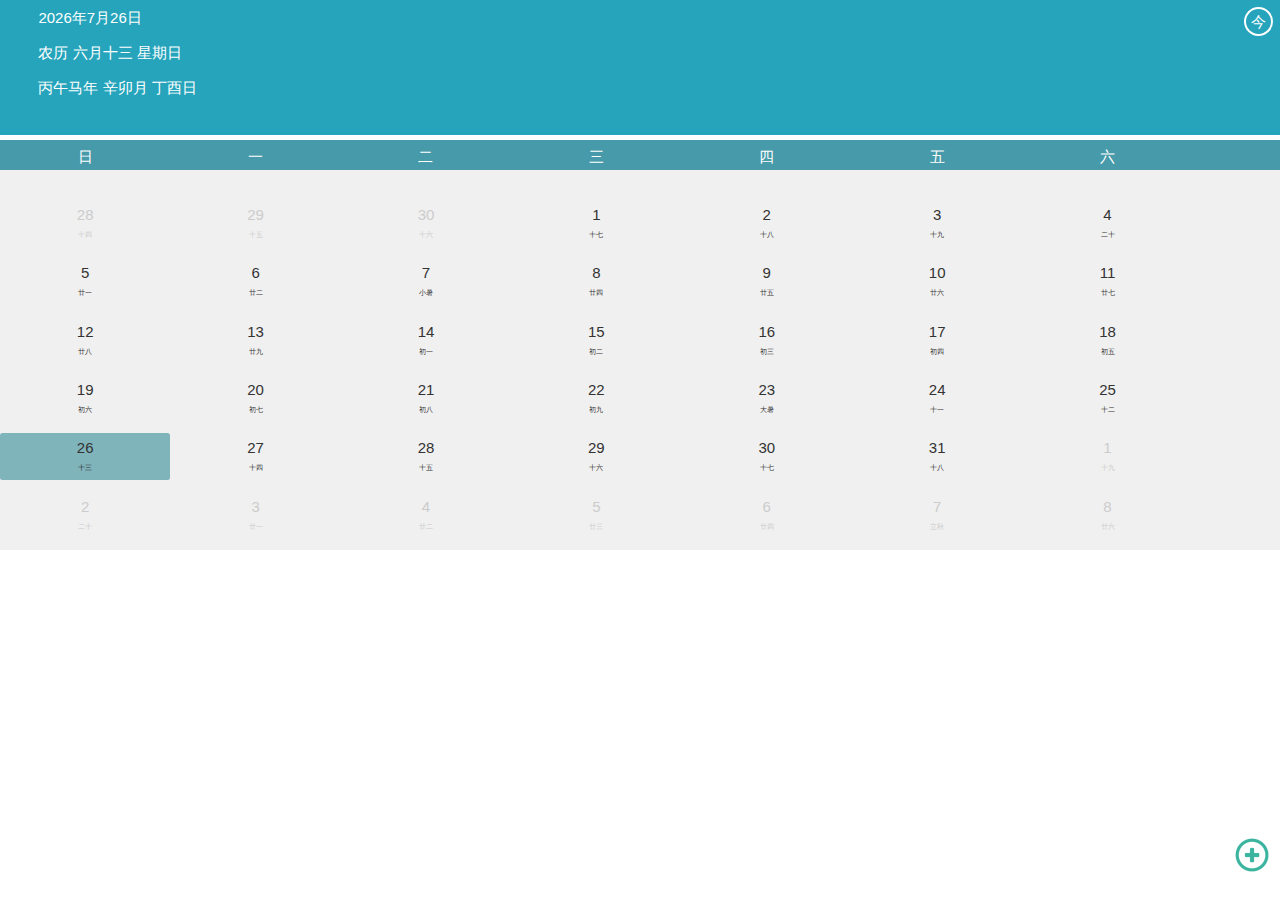
<file: index.html>
<!DOCTYPE html>
<html lang="en">
<head>
    <meta charset="UTF-8">
    <title>万年历</title>
    <meta name="viewport" content="width=device-width,initial-scale=1.0,minimum-scale=1.0,maximum-scale=1.0,user-scalable=no">
    <link rel="stylesheet" href="css/main.css">


</head>
<body>
<div class="calendarBox" style="overflow: hidden">
    <div class="right jin">今</div>
    <div class="date">

    </div>
    <div class="content">
        <div class="week">
            <ul>
                <li>日</li>
                <li>一</li>
                <li>二</li>
                <li>三</li>
                <li>四</li>
                <li>五</li>
                <li>六</li>
            </ul>
        </div>
        <div class="calendar">
            <ul id="d2">

            </ul>
        </div>
    </div>
    <a href="memo.html" class="moreDetail"><img src="img/more1.png" alt=""></a>
</div>
<div class="detailBox">
    <ul class="details">

    </ul>

</div>
<script src="js/app.js"></script>
<script src="js/index.js"></script>
<script src="js/db.js"></script>
</body>
</html>
</file>
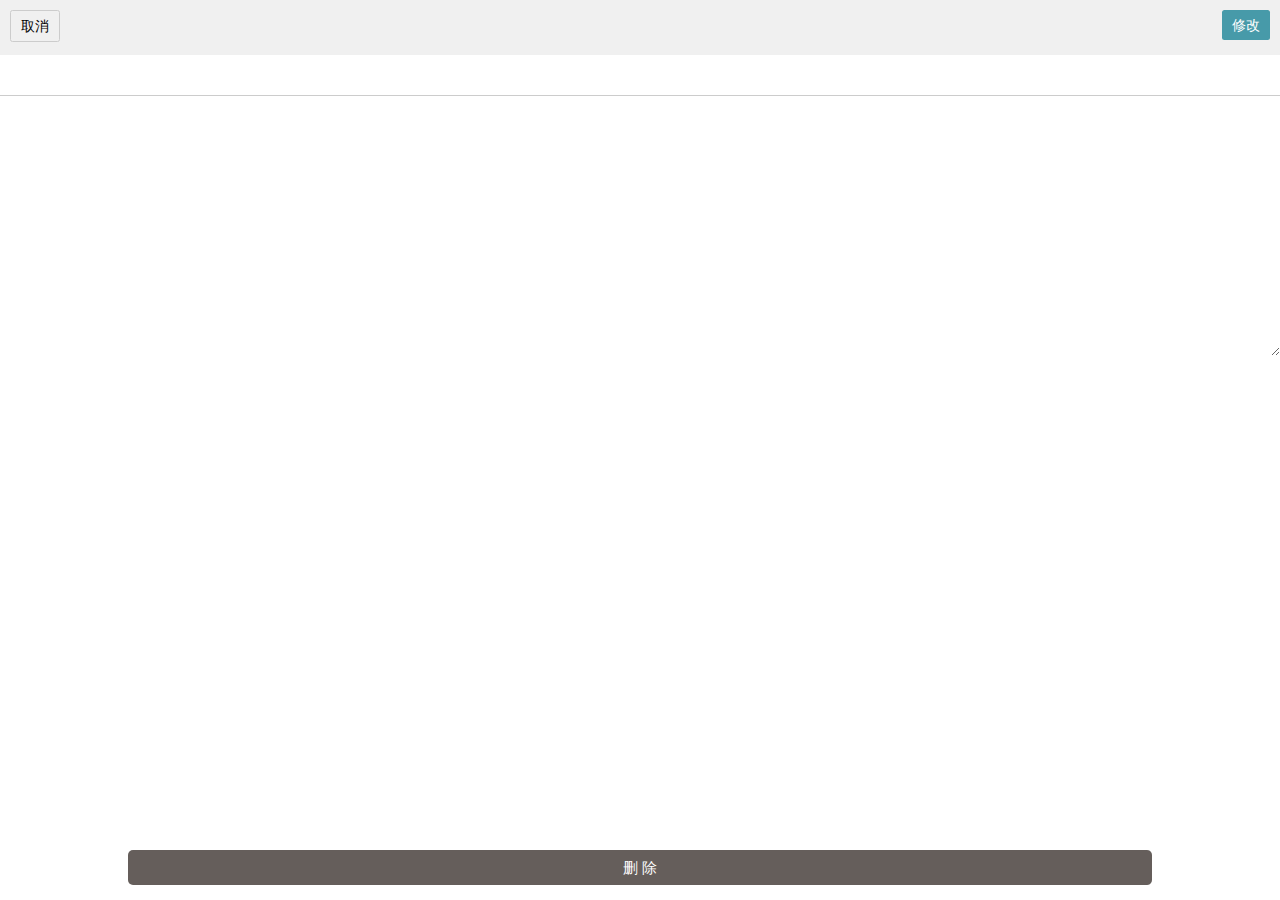
<file: alterDetail.html>
<!DOCTYPE html>
<html lang="en">
<head>
    <meta charset="UTF-8">
    <title>万年历</title>
    <meta name="viewport" content="width=device-width,initial-scale=1.0,minimum-scale=1.0,maximum-scale=1.0,user-scalable=no">
    <link rel="stylesheet" href="css/main.css">
</head>
<body>
<div class="memo_top">
    <a href="index.html" class="top_back">取消</a>
    <a class="top_alter">修改</a>
</div>
<form  class="TextBox">
    <input type="text" class="detail-title" >
    <textarea  class="detail-content"></textarea>
</form>
<input type="button" class="delete" value="删 除"/>
<script src="js/app.js"></script>
<script src="js/db.js"></script>
</body>
</html>
</file>
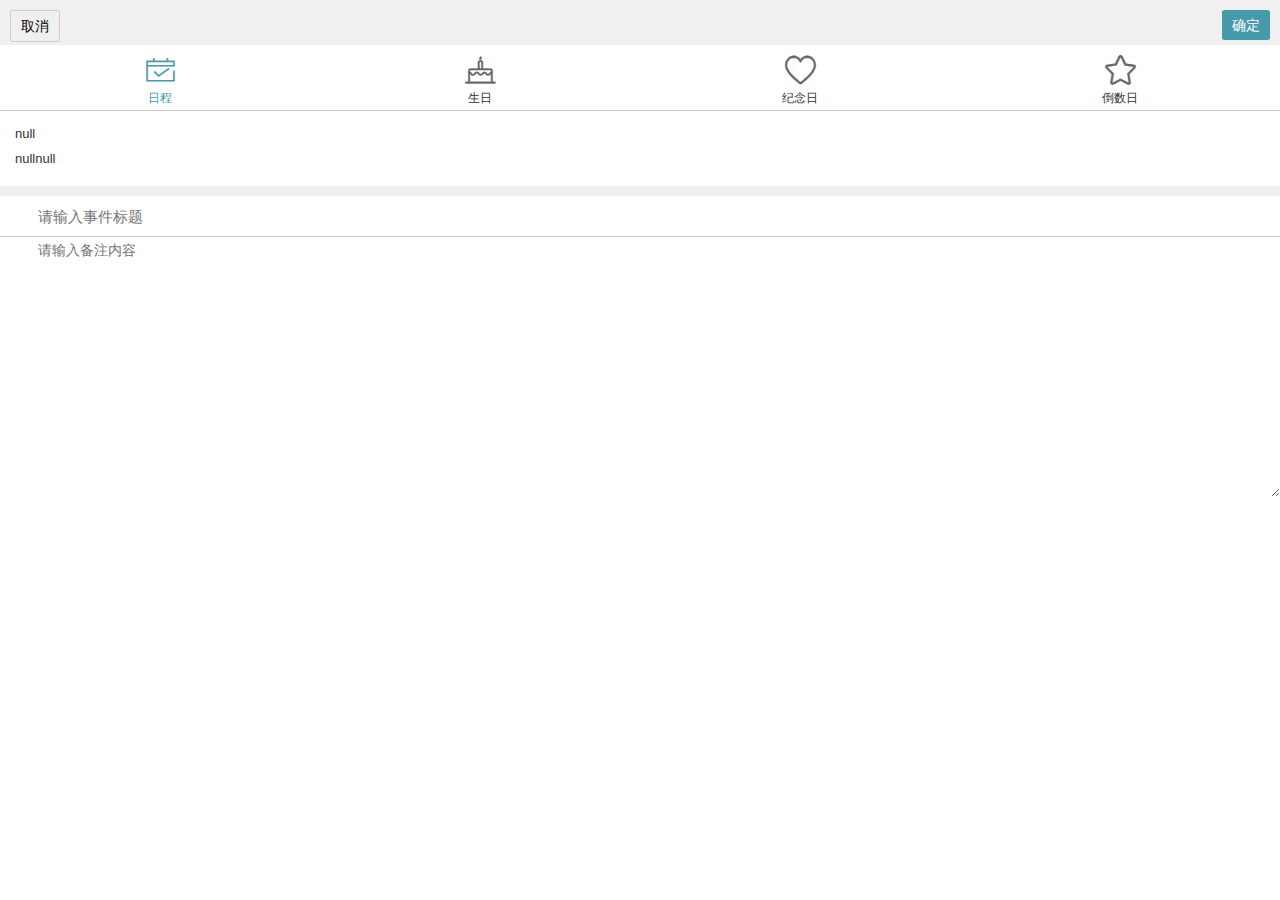
<file: memo.html>
<!DOCTYPE html>
<html lang="en">
<head>
    <meta charset="UTF-8">
    <title>万年历</title>
    <meta name="viewport" content="width=device-width,initial-scale=1.0,minimum-scale=1.0,maximum-scale=1.0,user-scalable=no">
    <link rel="stylesheet" href="css/main.css">
    <script src="js/app.js"></script>


</head>
<body>
<div class="memo_top">
    <a href="index.html" class="top_back">取消</a>
    <a class="top_confirm">确定</a>
</div>
<div class="memo_select">
    <div class="iconBox" select="selected"><i class="iconfont iconTop" select="selected">&#xe605;</i>日程</div>
    <div class="iconBox"><i class="iconfont iconTop">&#xe677;</i>生日</div>
    <div class="iconBox"><i class="iconfont iconTop">&#xe617;</i>纪念日</div>
    <div class="iconBox"><i class="iconfont iconTop">&#xe641;</i>倒数日</div>
</div>
<div class="memo_time">

</div>
<form  class="TextBox">
    <input type="text" class="text-title" placeholder="请输入事件标题">
    <textarea  class="text-content" placeholder="请输入备注内容"></textarea>
</form>
<script src="js/db.js"></script>
</body>
</html>
</file>
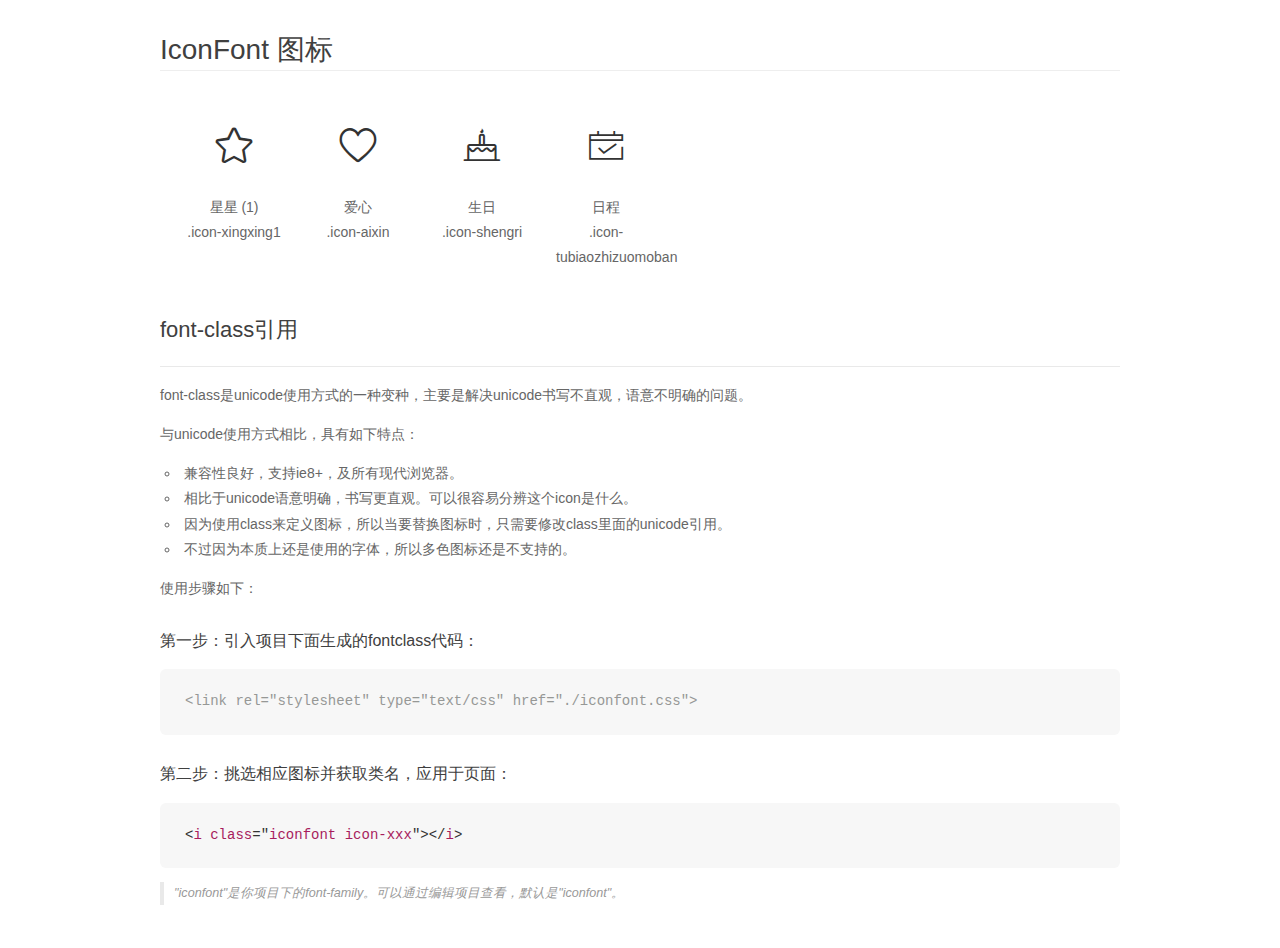
<file: font/font_s9x14eq86ri/demo_fontclass.html>
<!DOCTYPE html>
<html>
<head>
    <meta charset="utf-8"/>
    <title>IconFont</title>
    <link rel="stylesheet" href="demo.css">
    <link rel="stylesheet" href="iconfont.css">
</head>
<body>
    <div class="main markdown">
        <h1>IconFont 图标</h1>
        <ul class="icon_lists clear">
            
                <li>
                <i class="icon iconfont icon-xingxing1"></i>
                    <div class="name">星星 (1)</div>
                    <div class="fontclass">.icon-xingxing1</div>
                </li>
            
                <li>
                <i class="icon iconfont icon-aixin"></i>
                    <div class="name">爱心</div>
                    <div class="fontclass">.icon-aixin</div>
                </li>
            
                <li>
                <i class="icon iconfont icon-shengri"></i>
                    <div class="name">生日</div>
                    <div class="fontclass">.icon-shengri</div>
                </li>
            
                <li>
                <i class="icon iconfont icon-tubiaozhizuomoban"></i>
                    <div class="name">日程</div>
                    <div class="fontclass">.icon-tubiaozhizuomoban</div>
                </li>
            
        </ul>

        <h2 id="font-class-">font-class引用</h2>
        <hr>

        <p>font-class是unicode使用方式的一种变种，主要是解决unicode书写不直观，语意不明确的问题。</p>
        <p>与unicode使用方式相比，具有如下特点：</p>
        <ul>
        <li>兼容性良好，支持ie8+，及所有现代浏览器。</li>
        <li>相比于unicode语意明确，书写更直观。可以很容易分辨这个icon是什么。</li>
        <li>因为使用class来定义图标，所以当要替换图标时，只需要修改class里面的unicode引用。</li>
        <li>不过因为本质上还是使用的字体，所以多色图标还是不支持的。</li>
        </ul>
        <p>使用步骤如下：</p>
        <h3 id="-fontclass-">第一步：引入项目下面生成的fontclass代码：</h3>


        <pre><code class="lang-js hljs javascript"><span class="hljs-comment">&lt;link rel="stylesheet" type="text/css" href="./iconfont.css"&gt;</span></code></pre>
        <h3 id="-">第二步：挑选相应图标并获取类名，应用于页面：</h3>
        <pre><code class="lang-css hljs">&lt;<span class="hljs-selector-tag">i</span> <span class="hljs-selector-tag">class</span>="<span class="hljs-selector-tag">iconfont</span> <span class="hljs-selector-tag">icon-xxx</span>"&gt;&lt;/<span class="hljs-selector-tag">i</span>&gt;</code></pre>
        <blockquote>
        <p>"iconfont"是你项目下的font-family。可以通过编辑项目查看，默认是"iconfont"。</p>
        </blockquote>
    </div>
</body>
</html>
</file>
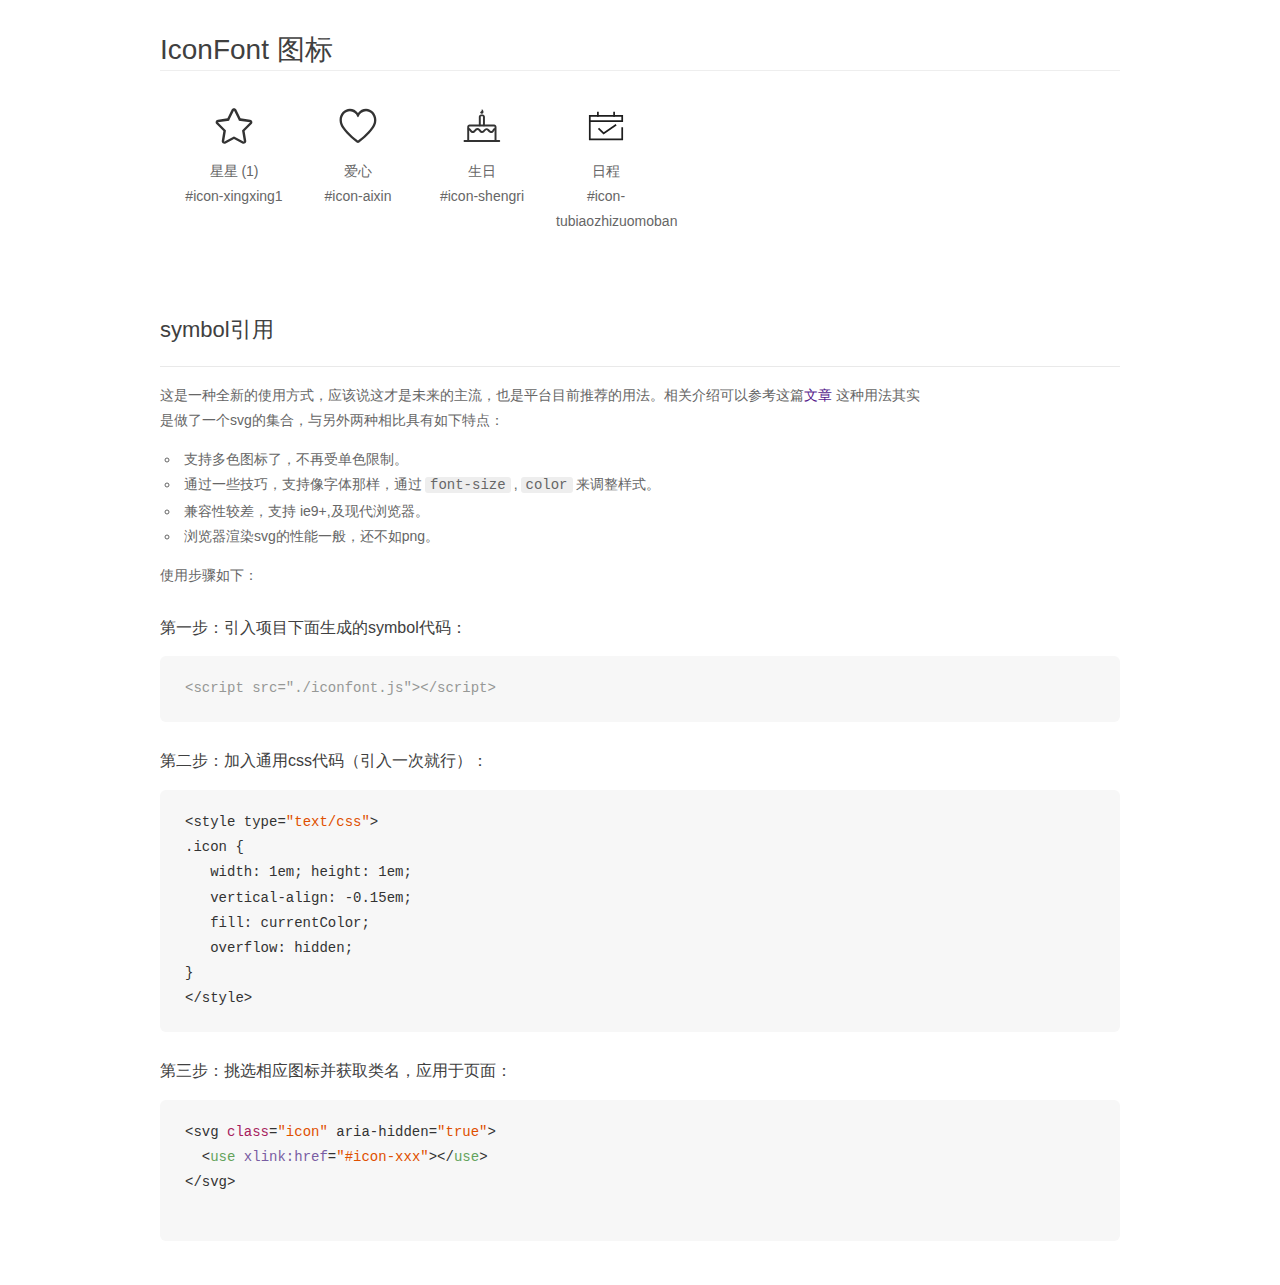
<file: font/font_s9x14eq86ri/demo_symbol.html>
<!DOCTYPE html>
<html>
<head>
    <meta charset="utf-8"/>
    <title>IconFont</title>
    <link rel="stylesheet" href="demo.css">
    <script src="iconfont.js"></script>

    <style type="text/css">
        .icon {
          /* 通过设置 font-size 来改变图标大小 */
          width: 1em; height: 1em;
          /* 图标和文字相邻时，垂直对齐 */
          vertical-align: -0.15em;
          /* 通过设置 color 来改变 SVG 的颜色/fill */
          fill: currentColor;
          /* path 和 stroke 溢出 viewBox 部分在 IE 下会显示
             normalize.css 中也包含这行 */
          overflow: hidden;
        }

    </style>
</head>
<body>
    <div class="main markdown">
        <h1>IconFont 图标</h1>
        <ul class="icon_lists clear">
            
                <li>
                    <svg class="icon" aria-hidden="true">
                        <use xlink:href="#icon-xingxing1"></use>
                    </svg>
                    <div class="name">星星 (1)</div>
                    <div class="fontclass">#icon-xingxing1</div>
                </li>
            
                <li>
                    <svg class="icon" aria-hidden="true">
                        <use xlink:href="#icon-aixin"></use>
                    </svg>
                    <div class="name">爱心</div>
                    <div class="fontclass">#icon-aixin</div>
                </li>
            
                <li>
                    <svg class="icon" aria-hidden="true">
                        <use xlink:href="#icon-shengri"></use>
                    </svg>
                    <div class="name">生日</div>
                    <div class="fontclass">#icon-shengri</div>
                </li>
            
                <li>
                    <svg class="icon" aria-hidden="true">
                        <use xlink:href="#icon-tubiaozhizuomoban"></use>
                    </svg>
                    <div class="name">日程</div>
                    <div class="fontclass">#icon-tubiaozhizuomoban</div>
                </li>
            
        </ul>


        <h2 id="symbol-">symbol引用</h2>
        <hr>

        <p>这是一种全新的使用方式，应该说这才是未来的主流，也是平台目前推荐的用法。相关介绍可以参考这篇<a href="">文章</a>
        这种用法其实是做了一个svg的集合，与另外两种相比具有如下特点：</p>
        <ul>
          <li>支持多色图标了，不再受单色限制。</li>
          <li>通过一些技巧，支持像字体那样，通过<code>font-size</code>,<code>color</code>来调整样式。</li>
          <li>兼容性较差，支持 ie9+,及现代浏览器。</li>
          <li>浏览器渲染svg的性能一般，还不如png。</li>
        </ul>
        <p>使用步骤如下：</p>
        <h3 id="-symbol-">第一步：引入项目下面生成的symbol代码：</h3>
        <pre><code class="lang-js hljs javascript"><span class="hljs-comment">&lt;script src="./iconfont.js"&gt;&lt;/script&gt;</span></code></pre>
        <h3 id="-css-">第二步：加入通用css代码（引入一次就行）：</h3>
        <pre><code class="lang-js hljs javascript">&lt;style type=<span class="hljs-string">"text/css"</span>&gt;
.icon {
   width: <span class="hljs-number">1</span>em; height: <span class="hljs-number">1</span>em;
   vertical-align: <span class="hljs-number">-0.15</span>em;
   fill: currentColor;
   overflow: hidden;
}
&lt;<span class="hljs-regexp">/style&gt;</span></code></pre>
        <h3 id="-">第三步：挑选相应图标并获取类名，应用于页面：</h3>
        <pre><code class="lang-js hljs javascript">&lt;svg <span class="hljs-class"><span class="hljs-keyword">class</span></span>=<span class="hljs-string">"icon"</span> aria-hidden=<span class="hljs-string">"true"</span>&gt;<span class="xml"><span class="hljs-tag">
  &lt;<span class="hljs-name">use</span> <span class="hljs-attr">xlink:href</span>=<span class="hljs-string">"#icon-xxx"</span>&gt;</span><span class="hljs-tag">&lt;/<span class="hljs-name">use</span>&gt;</span>
</span>&lt;<span class="hljs-regexp">/svg&gt;
        </span></code></pre>
    </div>
</body>
</html>
</file>
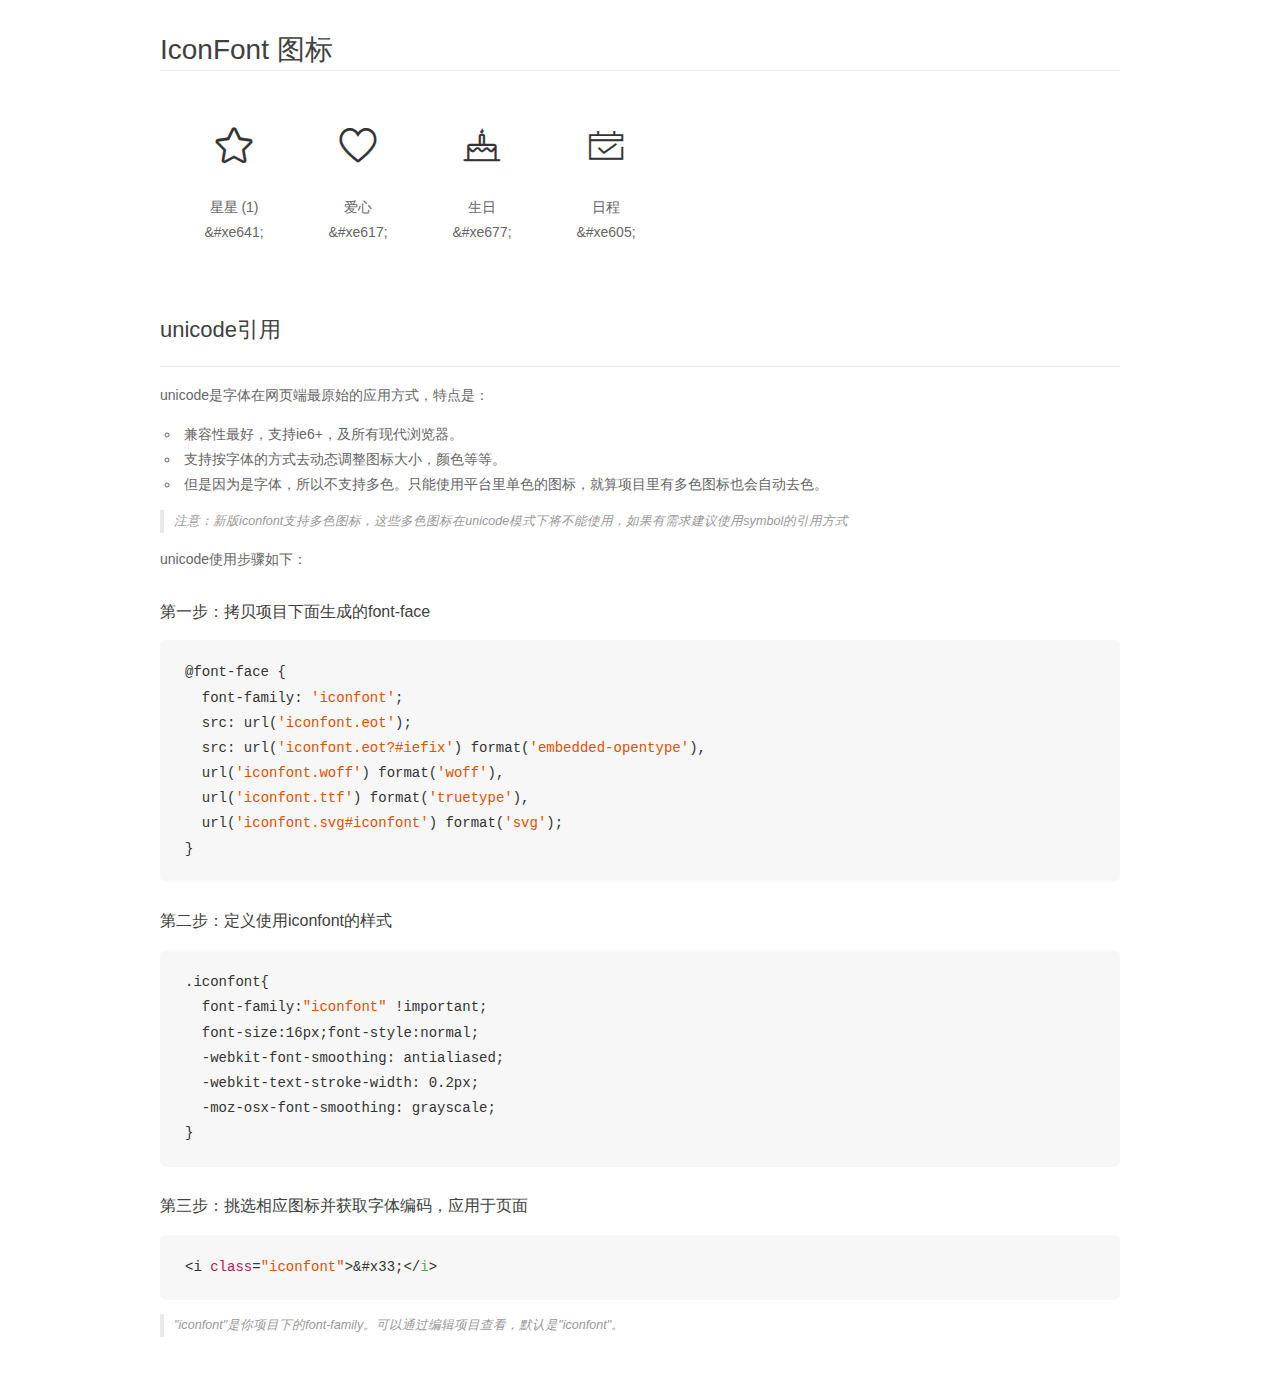
<file: font/font_s9x14eq86ri/demo_unicode.html>
<!DOCTYPE html>
<html>
<head>
    <meta charset="utf-8"/>
    <title>IconFont</title>
    <link rel="stylesheet" href="demo.css">

    <style type="text/css">

        @font-face {font-family: "iconfont";
          src: url('iconfont.eot'); /* IE9*/
          src: url('iconfont.eot#iefix') format('embedded-opentype'), /* IE6-IE8 */
          url('iconfont.woff') format('woff'), /* chrome, firefox */
          url('iconfont.ttf') format('truetype'), /* chrome, firefox, opera, Safari, Android, iOS 4.2+*/
          url('iconfont.svg#iconfont') format('svg'); /* iOS 4.1- */
        }

        .iconfont {
          font-family:"iconfont" !important;
          font-size:16px;
          font-style:normal;
          -webkit-font-smoothing: antialiased;
          -webkit-text-stroke-width: 0.2px;
          -moz-osx-font-smoothing: grayscale;
        }

    </style>
</head>
<body>
    <div class="main markdown">
        <h1>IconFont 图标</h1>
        <ul class="icon_lists clear">
            
                <li>
                <i class="icon iconfont">&#xe641;</i>
                    <div class="name">星星 (1)</div>
                    <div class="code">&amp;#xe641;</div>
                </li>
            
                <li>
                <i class="icon iconfont">&#xe617;</i>
                    <div class="name">爱心</div>
                    <div class="code">&amp;#xe617;</div>
                </li>
            
                <li>
                <i class="icon iconfont">&#xe677;</i>
                    <div class="name">生日</div>
                    <div class="code">&amp;#xe677;</div>
                </li>
            
                <li>
                <i class="icon iconfont">&#xe605;</i>
                    <div class="name">日程</div>
                    <div class="code">&amp;#xe605;</div>
                </li>
            
        </ul>
        <h2 id="unicode-">unicode引用</h2>
        <hr>

        <p>unicode是字体在网页端最原始的应用方式，特点是：</p>
        <ul>
        <li>兼容性最好，支持ie6+，及所有现代浏览器。</li>
        <li>支持按字体的方式去动态调整图标大小，颜色等等。</li>
        <li>但是因为是字体，所以不支持多色。只能使用平台里单色的图标，就算项目里有多色图标也会自动去色。</li>
        </ul>
        <blockquote>
        <p>注意：新版iconfont支持多色图标，这些多色图标在unicode模式下将不能使用，如果有需求建议使用symbol的引用方式</p>
        </blockquote>
        <p>unicode使用步骤如下：</p>
        <h3 id="-font-face">第一步：拷贝项目下面生成的font-face</h3>
        <pre><code class="lang-js hljs javascript">@font-face {
  font-family: <span class="hljs-string">'iconfont'</span>;
  src: url(<span class="hljs-string">'iconfont.eot'</span>);
  src: url(<span class="hljs-string">'iconfont.eot?#iefix'</span>) format(<span class="hljs-string">'embedded-opentype'</span>),
  url(<span class="hljs-string">'iconfont.woff'</span>) format(<span class="hljs-string">'woff'</span>),
  url(<span class="hljs-string">'iconfont.ttf'</span>) format(<span class="hljs-string">'truetype'</span>),
  url(<span class="hljs-string">'iconfont.svg#iconfont'</span>) format(<span class="hljs-string">'svg'</span>);
}
</code></pre>
        <h3 id="-iconfont-">第二步：定义使用iconfont的样式</h3>
        <pre><code class="lang-js hljs javascript">.iconfont{
  font-family:<span class="hljs-string">"iconfont"</span> !important;
  font-size:<span class="hljs-number">16</span>px;font-style:normal;
  -webkit-font-smoothing: antialiased;
  -webkit-text-stroke-width: <span class="hljs-number">0.2</span>px;
  -moz-osx-font-smoothing: grayscale;
}
</code></pre>
        <h3 id="-">第三步：挑选相应图标并获取字体编码，应用于页面</h3>
        <pre><code class="lang-js hljs javascript">&lt;i <span class="hljs-class"><span class="hljs-keyword">class</span></span>=<span class="hljs-string">"iconfont"</span>&gt;&amp;#x33;<span class="xml"><span class="hljs-tag">&lt;/<span class="hljs-name">i</span>&gt;</span></span></code></pre>

        <blockquote>
        <p>"iconfont"是你项目下的font-family。可以通过编辑项目查看，默认是"iconfont"。</p>
        </blockquote>
    </div>


</body>
</html>
</file>
<file: css/main.css>
html {
    overflow-x: hidden;
    height: 100%;
    font-size: 50px;
    -webkit-tap-highlight-color: transparent;
}
body {
    font-family: Arial, "Microsoft Yahei", "Helvetica Neue", Helvetica, sans-serif;
    color: #333;
    line-height: 1;
    font-size: .3em;
    -webkit-text-size-adjust: none;
}
*{
    margin:0;
    padding:0;
}
ul{list-style:none;}
a{text-decoration:none;}
input,textarea{
    border:none;
    outline: none;
}
@font-face {
    font-family: 'iconfont';
    src: url('../font/font_s9x14eq86ri/iconfont.eot');
    src: url('../font/font_s9x14eq86ri/iconfont.eot?#iefix') format('embedded-opentype'),
    url('../font/font_s9x14eq86ri/iconfont.woff') format('woff'),
    url('../font/font_s9x14eq86ri/iconfont.ttf') format('truetype'),
    url('../font/font_s9x14eq86ri/iconfont.svg#iconfont') format('svg');
}


.iconfont {
    font-family: "iconfont" !important;
    font-size: .7rem;
    font-style: normal;
    -webkit-font-smoothing: antialiased;
    -webkit-text-stroke-width: 0.2px;
    -moz-osx-font-smoothing: grayscale;
    color:#666;
}

.jin{
    position:absolute;
    top:.13rem;
    right:.15rem;
    width: .5rem;
    height: .5rem;
    line-height: .5rem;
    border: 2px solid #fff;
    border-radius: 50%;
    text-align: center;
    color:#fff;
}
.jin:active{
    border-color:rgba(255,255,255,0.6);
    color: rgba(255,255,255,0.6);
}
.cDay{
    height: .7rem;
}
.date{
    width: 100%;
    height: 2.7rem;
    line-height: .7rem;
    background: #25a4bb;
    color: #fff;
    padding: 0 3%;
    box-sizing: border-box;
}
.date:after{
    display: block;
    content: '';
    height:.1rem;
    clear: both;
}
.left{
    float: left;
    position: relative;
}
.triangle-down{
    position: absolute;
    right: -0.5rem;
    top: 0.3rem;
    width: 0;
    height: 0;
    border: 6px solid transparent;
    border-top: 6px solid #fff;
}
.yearMonth:active .triangle-down{
    border-top-color: rgba(255,255,255,0.6);
}
.content{
    background: #f0f0f0;
}
.week ul{
    transition: all 1s ease;
    width: 100%;
    padding: 0;
    margin: .1rem 0;
    display: flex;
    display: -webkit-flex;
    display: -ms-flexbox;
    flex-wrap: wrap;
    -webkit-flex-wrap: wrap;
    background: #479aa9;
    color:#fff;
    height: .6rem;
    line-height: .6rem;
}
.week li{
    flex: 0;
    flex-grow: 0;
    flex-shrink: 0;
    flex-basis: 13%;
    text-align: center;
    border: 2px solid transparent;
}
.calendar{
    margin-top:.6rem;
}

.calendar ul{
    width: 100%;
    padding: 0;
    margin: .1rem 0;
    display: flex;
    display: -webkit-flex;
    display: -ms-flexbox;
    flex-wrap: wrap;
    -webkit-flex-wrap: wrap;
}
.calendar ul li{
    flex: 0;
    flex-grow: 0;
    flex-shrink: 0;
    flex-basis: 13%;
    text-align: center;
    height: .85rem;
    border: 2px solid transparent;
    border-radius: .05rem;
}
.calendar ul li .dayTop{
    font-size:.3rem;
    line-height:.5rem;
}
.calendar ul li .dayBottom{
    font-size:.13rem;
    line-height:.3rem;
}
#d2{
    height:7rem;
    transition: height .5s ease;
}
#d2 .listDay[checked="true"]{
    border:1px solid #7fb4bb;
}
#d2 .listDay[isToday="true"]{
    background: #7fb4bb;
}
#d2 .listDay[isselected="selected"]{
    color:#479aa9;
}
#d2 .false{
    color:#ccc;
}
.black{
    color: #333;
}
.gray{
    color: #ccc;
}
@keyframes moveRight {
    from{
        transform: translateX(100%);
        opacity: 0;
    }
    to{
        transform: translateX(0);
        opacity: 1;
    }
}
@keyframes moveLeft {
    from{
        transform: translateX(-100%);
        opacity: 0;
    }
    to{
        transform: translateX(0);
        opacity: 1;
    }
}

.rightmove{
    animation: moveRight 1s both;
    -moz-animation: moveRight 1s both; /* Firefox */
    -webkit-animation: moveRight 1s both;  /* Safari 和 Chrome */
    -o-animation: moveRight 1s both;
}
.leftmove{
    animation: moveLeft 1s both;
    -moz-animation: moveLeft 1s both;  /* Firefox */
    -webkit-animation: moveLeft 1s both; /* Safari 和 Chrome */
    -o-animation: moveLeft 1s both;
}
.moreDetail{
    position:fixed;
    bottom:.5rem;
    right:.2rem;
}
.moreDetail img{
    width:.72rem;
}

.detailBox li{
    height:1.2rem;
    line-height:1.2rem;
    border-bottom: 1px solid #ccc;
    margin:0 5%;
    width:90%;
    overflow:hidden;
    text-overflow:ellipsis;
    white-space:nowrap
}
 .detailBox li .iconfont{
     font-size: .4rem;
     color:#25a4bb;
 }
/*memo.html*/
.memo_top{
    height:.9rem;
    width:100%;
    background: #f0f0f0;
    font-size:.28rem;
}
.memo_top .top_back{
    float:left;
    margin:.2rem 0  0 .2rem;
    padding:0 .2rem;
    height:.6rem;
    line-height:.6rem;
    background: #f0f0f0;
    border:1px solid #ccc;
    border-radius: .05rem;
    color:#000;
}
.memo_top .top_confirm {
    float: right;
    background: #479aa9;
    margin: .2rem .2rem 0 0;
    padding: 0 .2rem;
    height: .6rem;
    line-height: .6rem;
    border-radius: .05rem;
    color: #fff;
}
.memo_select {
    height:1.3rem;
    border-bottom: 1px solid #ccc;
    display:flex;
}
.memo_select>.iconBox{
    float:left;
    flex:1;
    text-align:center;
    margin:auto;
    font-size:.24rem;

}
.memo_select>.iconBox> .iconTop{
    display:block;
    margin-bottom:.1rem;
}
.memo_select>.iconBox[select="selected"]{
    color:#479aa9;
}
.memo_select>.iconBox> .iconTop[select="selected"]{
    color:#479aa9;
}
.memo_time{
    height:1.3rem;
    padding:.2rem 0 0 .3rem;
    line-height: 0.5rem;
    font-size: .26rem;
}
.TextBox::before{
    content: "";
    height:.2rem;
    background: #f0f0f0;
    display:block;
}
.TextBox .text-title,.detail-title{
    width:94%;
    height: .8rem;
    padding: 0 3%;
    border-bottom:1px solid #ccc;
    font-size: .3rem;
}
.TextBox .text-content,.detail-content{
    width:94%;
    padding:.1rem 3%;
    height:5rem;
    font-size: .28rem;
}

.top_alter{
    float: right;
    background: #479aa9;
    margin: .2rem .2rem 0 0;
    padding: 0 .2rem;
    height: .6rem;
    line-height: .6rem;
    border-radius: .05rem;
    color: #fff;
}
.delete{
    position:fixed;
    width:80%;
    left:10%;
    bottom:.3rem;
    background: #655e5b;
    color:#fff;
    font-size:.3rem;
    height:.7rem;
    line-height:.7rem;
    border-radius: .1rem;
}
</file>
<file: font/font_s9x14eq86ri/iconfont.css>
@font-face {font-family: "iconfont";
  src: url('iconfont.eot?t=1529210769049'); /* IE9*/
  src: url('iconfont.eot?t=1529210769049#iefix') format('embedded-opentype'), /* IE6-IE8 */
  url('[data-uri]') format('woff'),
  url('iconfont.ttf?t=1529210769049') format('truetype'), /* chrome, firefox, opera, Safari, Android, iOS 4.2+*/
  url('iconfont.svg?t=1529210769049#iconfont') format('svg'); /* iOS 4.1- */
}

.iconfont {
  font-family:"iconfont" !important;
  font-size:16px;
  font-style:normal;
  -webkit-font-smoothing: antialiased;
  -moz-osx-font-smoothing: grayscale;
}

.icon-xingxing1:before { content: "\e641"; }

.icon-aixin:before { content: "\e617"; }

.icon-shengri:before { content: "\e677"; }

.icon-tubiaozhizuomoban:before { content: "\e605"; }
</file>
<file: font/font_s9x14eq86ri/demo.css>
*{margin: 0;padding: 0;list-style: none;}
/*
KISSY CSS Reset
理念：1. reset 的目的不是清除浏览器的默认样式，这仅是部分工作。清除和重置是紧密不可分的。
2. reset 的目的不是让默认样式在所有浏览器下一致，而是减少默认样式有可能带来的问题。
3. reset 期望提供一套普适通用的基础样式。但没有银弹，推荐根据具体需求，裁剪和修改后再使用。
特色：1. 适应中文；2. 基于最新主流浏览器。
维护：玉伯<lifesinger@gmail.com>, 正淳<ragecarrier@gmail.com>
 */

/** 清除内外边距 **/
body, h1, h2, h3, h4, h5, h6, hr, p, blockquote, /* structural elements 结构元素 */
dl, dt, dd, ul, ol, li, /* list elements 列表元素 */
pre, /* text formatting elements 文本格式元素 */
form, fieldset, legend, button, input, textarea, /* form elements 表单元素 */
th, td /* table elements 表格元素 */ {
  margin: 0;
  padding: 0;
}

/** 设置默认字体 **/
body,
button, input, select, textarea /* for ie */ {
  font: 12px/1.5 tahoma, arial, \5b8b\4f53, sans-serif;
}
h1, h2, h3, h4, h5, h6 { font-size: 100%; }
address, cite, dfn, em, var { font-style: normal; } /* 将斜体扶正 */
code, kbd, pre, samp { font-family: courier new, courier, monospace; } /* 统一等宽字体 */
small { font-size: 12px; } /* 小于 12px 的中文很难阅读，让 small 正常化 */

/** 重置列表元素 **/
ul, ol { list-style: none; }

/** 重置文本格式元素 **/
a { text-decoration: none; }
a:hover { text-decoration: underline; }


/** 重置表单元素 **/
legend { color: #000; } /* for ie6 */
fieldset, img { border: 0; } /* img 搭车：让链接里的 img 无边框 */
button, input, select, textarea { font-size: 100%; } /* 使得表单元素在 ie 下能继承字体大小 */
/* 注：optgroup 无法扶正 */

/** 重置表格元素 **/
table { border-collapse: collapse; border-spacing: 0; }

/* 清除浮动 */
.ks-clear:after, .clear:after {
  content: '\20';
  display: block;
  height: 0;
  clear: both;
}
.ks-clear, .clear {
  *zoom: 1;
}

.main {
  padding: 30px 100px;
width: 960px;
margin: 0 auto;
}
.main h1{font-size:36px; color:#333; text-align:left;margin-bottom:30px; border-bottom: 1px solid #eee;}

.helps{margin-top:40px;}
.helps pre{
  padding:20px;
  margin:10px 0;
  border:solid 1px #e7e1cd;
  background-color: #fffdef;
  overflow: auto;
}

.icon_lists{
  width: 100% !important;

}

.icon_lists li{
  float:left;
  width: 100px;
  height:180px;
  text-align: center;
  list-style: none !important;
}
.icon_lists .icon{
  font-size: 42px;
  line-height: 100px;
  margin: 10px 0;
  color:#333;
  -webkit-transition: font-size 0.25s ease-out 0s;
  -moz-transition: font-size 0.25s ease-out 0s;
  transition: font-size 0.25s ease-out 0s;

}
.icon_lists .icon:hover{
  font-size: 100px;
}



.markdown {
  color: #666;
  font-size: 14px;
  line-height: 1.8;
}

.highlight {
  line-height: 1.5;
}

.markdown img {
  vertical-align: middle;
  max-width: 100%;
}

.markdown h1 {
  color: #404040;
  font-weight: 500;
  line-height: 40px;
  margin-bottom: 24px;
}

.markdown h2,
.markdown h3,
.markdown h4,
.markdown h5,
.markdown h6 {
  color: #404040;
  margin: 1.6em 0 0.6em 0;
  font-weight: 500;
  clear: both;
}

.markdown h1 {
  font-size: 28px;
}

.markdown h2 {
  font-size: 22px;
}

.markdown h3 {
  font-size: 16px;
}

.markdown h4 {
  font-size: 14px;
}

.markdown h5 {
  font-size: 12px;
}

.markdown h6 {
  font-size: 12px;
}

.markdown hr {
  height: 1px;
  border: 0;
  background: #e9e9e9;
  margin: 16px 0;
  clear: both;
}

.markdown p,
.markdown pre {
  margin: 1em 0;
}

.markdown > p,
.markdown > blockquote,
.markdown > .highlight,
.markdown > ol,
.markdown > ul {
  width: 80%;
}

.markdown ul > li {
  list-style: circle;
}

.markdown > ul li,
.markdown blockquote ul > li {
  margin-left: 20px;
  padding-left: 4px;
}

.markdown > ul li p,
.markdown > ol li p {
  margin: 0.6em 0;
}

.markdown ol > li {
  list-style: decimal;
}

.markdown > ol li,
.markdown blockquote ol > li {
  margin-left: 20px;
  padding-left: 4px;
}

.markdown code {
  margin: 0 3px;
  padding: 0 5px;
  background: #eee;
  border-radius: 3px;
}

.markdown pre {
  border-radius: 6px;
  background: #f7f7f7;
  padding: 20px;
}

.markdown pre code {
  border: none;
  background: #f7f7f7;
  margin: 0;
}

.markdown strong,
.markdown b {
  font-weight: 600;
}

.markdown > table {
  border-collapse: collapse;
  border-spacing: 0px;
  empty-cells: show;
  border: 1px solid #e9e9e9;
  width: 95%;
  margin-bottom: 24px;
}

.markdown > table th {
  white-space: nowrap;
  color: #333;
  font-weight: 600;

}

.markdown > table th,
.markdown > table td {
  border: 1px solid #e9e9e9;
  padding: 8px 16px;
  text-align: left;
}

.markdown > table th {
  background: #F7F7F7;
}

.markdown blockquote {
  font-size: 90%;
  color: #999;
  border-left: 4px solid #e9e9e9;
  padding-left: 0.8em;
  margin: 1em 0;
  font-style: italic;
}

.markdown blockquote p {
  margin: 0;
}

.markdown .anchor {
  opacity: 0;
  transition: opacity 0.3s ease;
  margin-left: 8px;
}

.markdown .waiting {
  color: #ccc;
}

.markdown h1:hover .anchor,
.markdown h2:hover .anchor,
.markdown h3:hover .anchor,
.markdown h4:hover .anchor,
.markdown h5:hover .anchor,
.markdown h6:hover .anchor {
  opacity: 1;
  display: inline-block;
}

.markdown > br,
.markdown > p > br {
  clear: both;
}


.hljs {
  display: block;
  background: white;
  padding: 0.5em;
  color: #333333;
  overflow-x: auto;
}

.hljs-comment,
.hljs-meta {
  color: #969896;
}

.hljs-string,
.hljs-variable,
.hljs-template-variable,
.hljs-strong,
.hljs-emphasis,
.hljs-quote {
  color: #df5000;
}

.hljs-keyword,
.hljs-selector-tag,
.hljs-type {
  color: #a71d5d;
}

.hljs-literal,
.hljs-symbol,
.hljs-bullet,
.hljs-attribute {
  color: #0086b3;
}

.hljs-section,
.hljs-name {
  color: #63a35c;
}

.hljs-tag {
  color: #333333;
}

.hljs-title,
.hljs-attr,
.hljs-selector-id,
.hljs-selector-class,
.hljs-selector-attr,
.hljs-selector-pseudo {
  color: #795da3;
}

.hljs-addition {
  color: #55a532;
  background-color: #eaffea;
}

.hljs-deletion {
  color: #bd2c00;
  background-color: #ffecec;
}

.hljs-link {
  text-decoration: underline;
}

pre{
  background: #fff;
}
</file>
